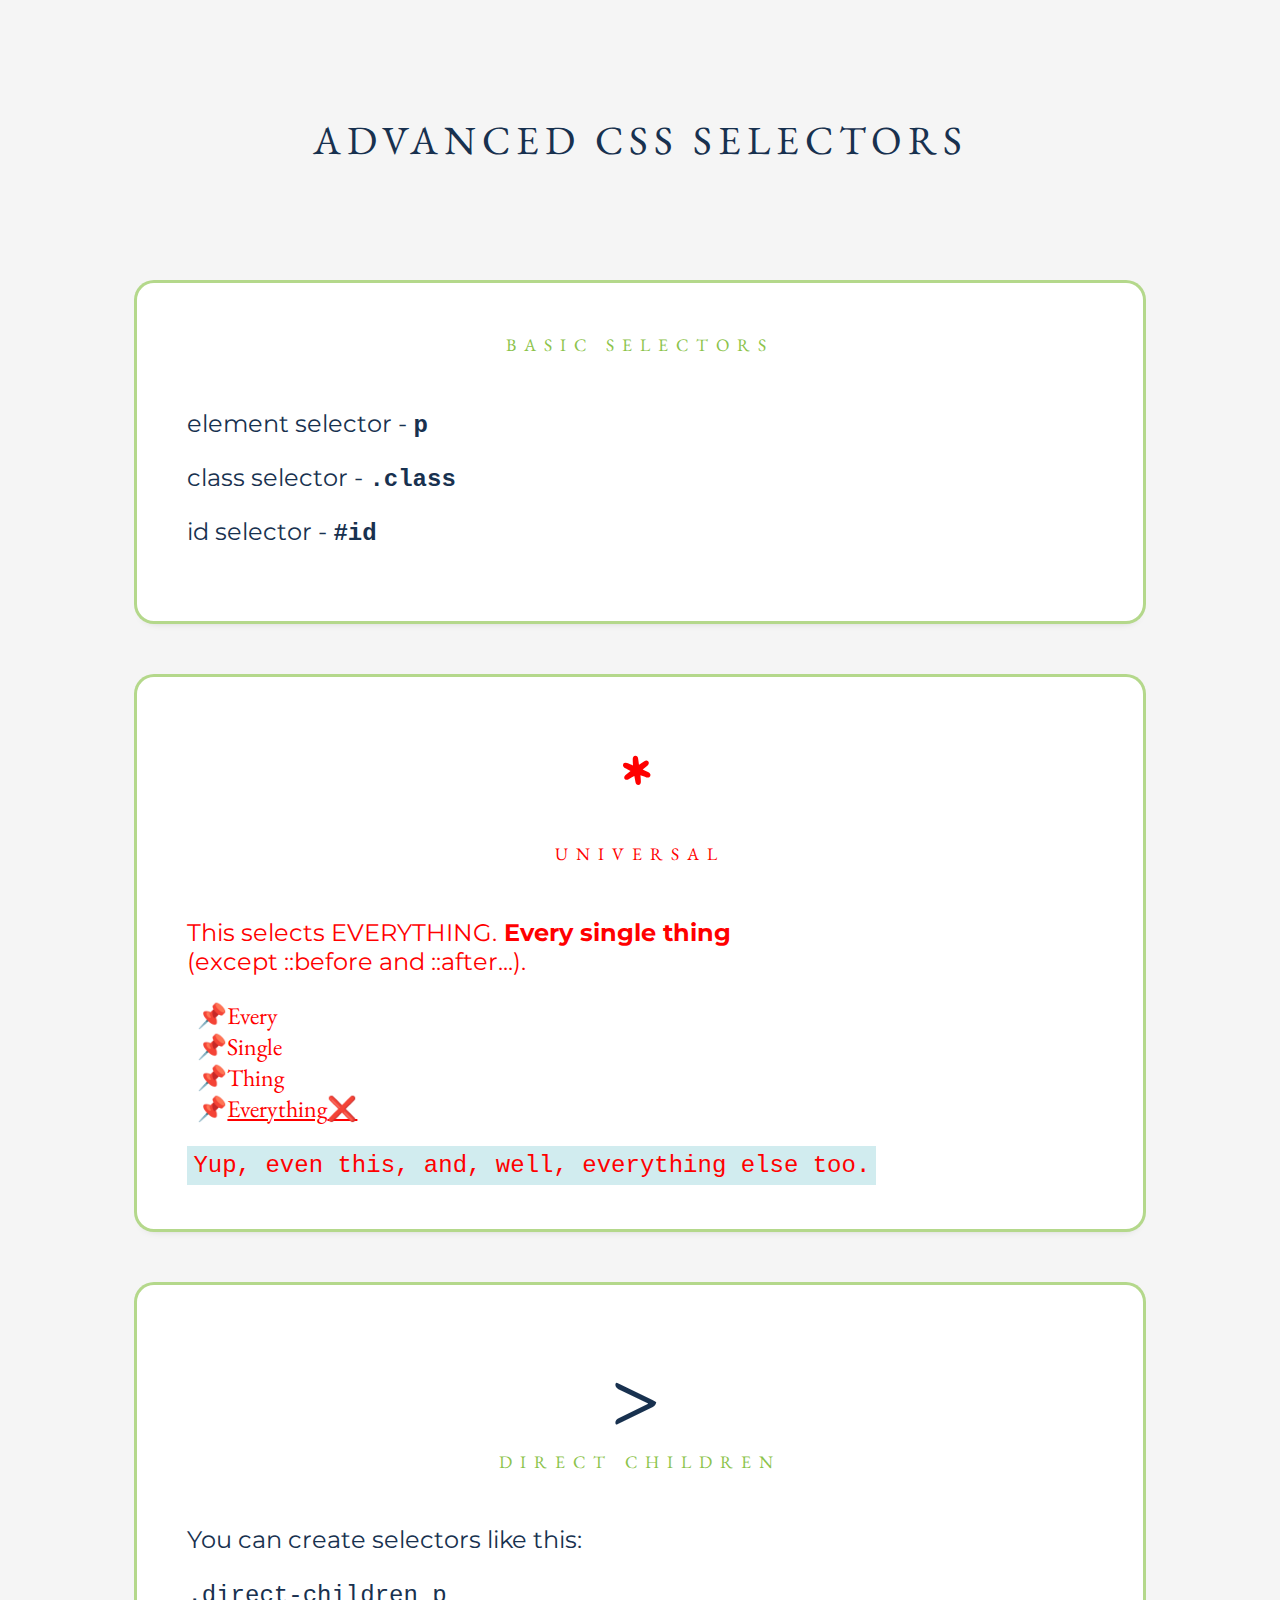
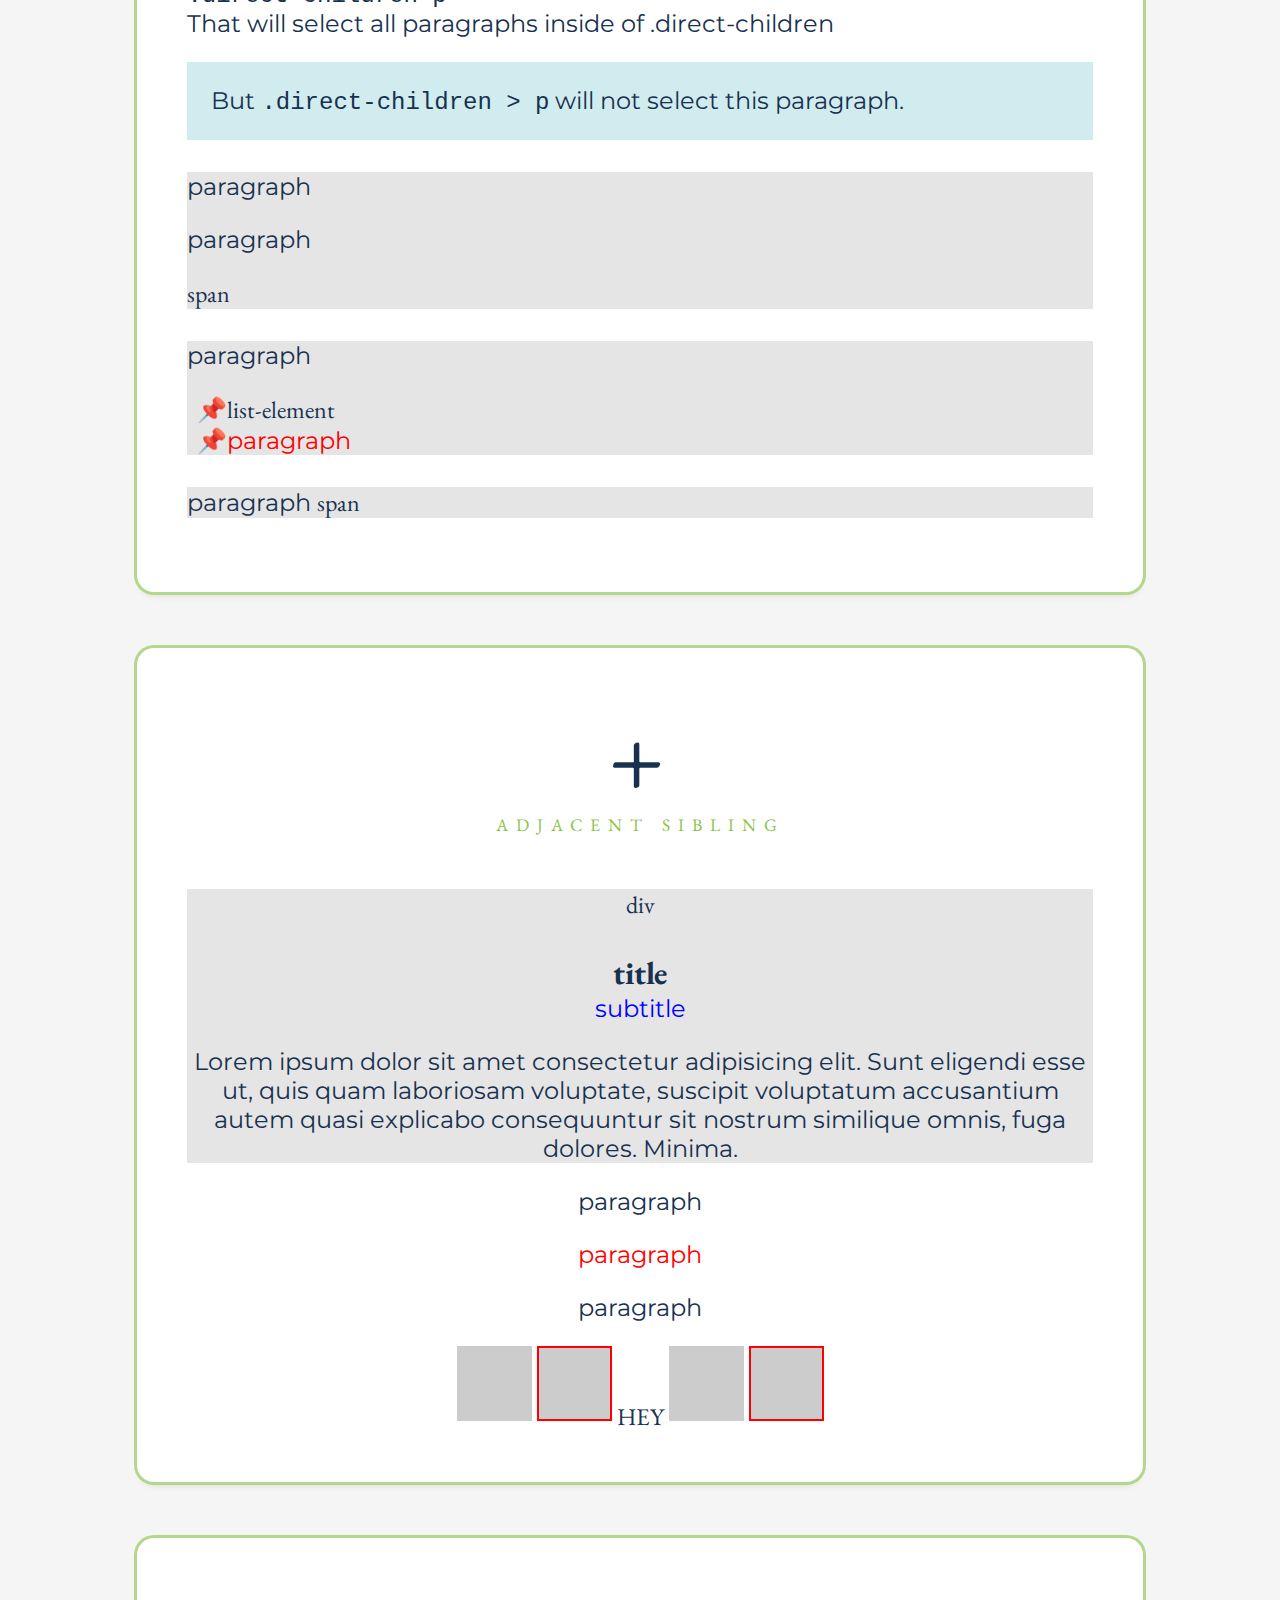
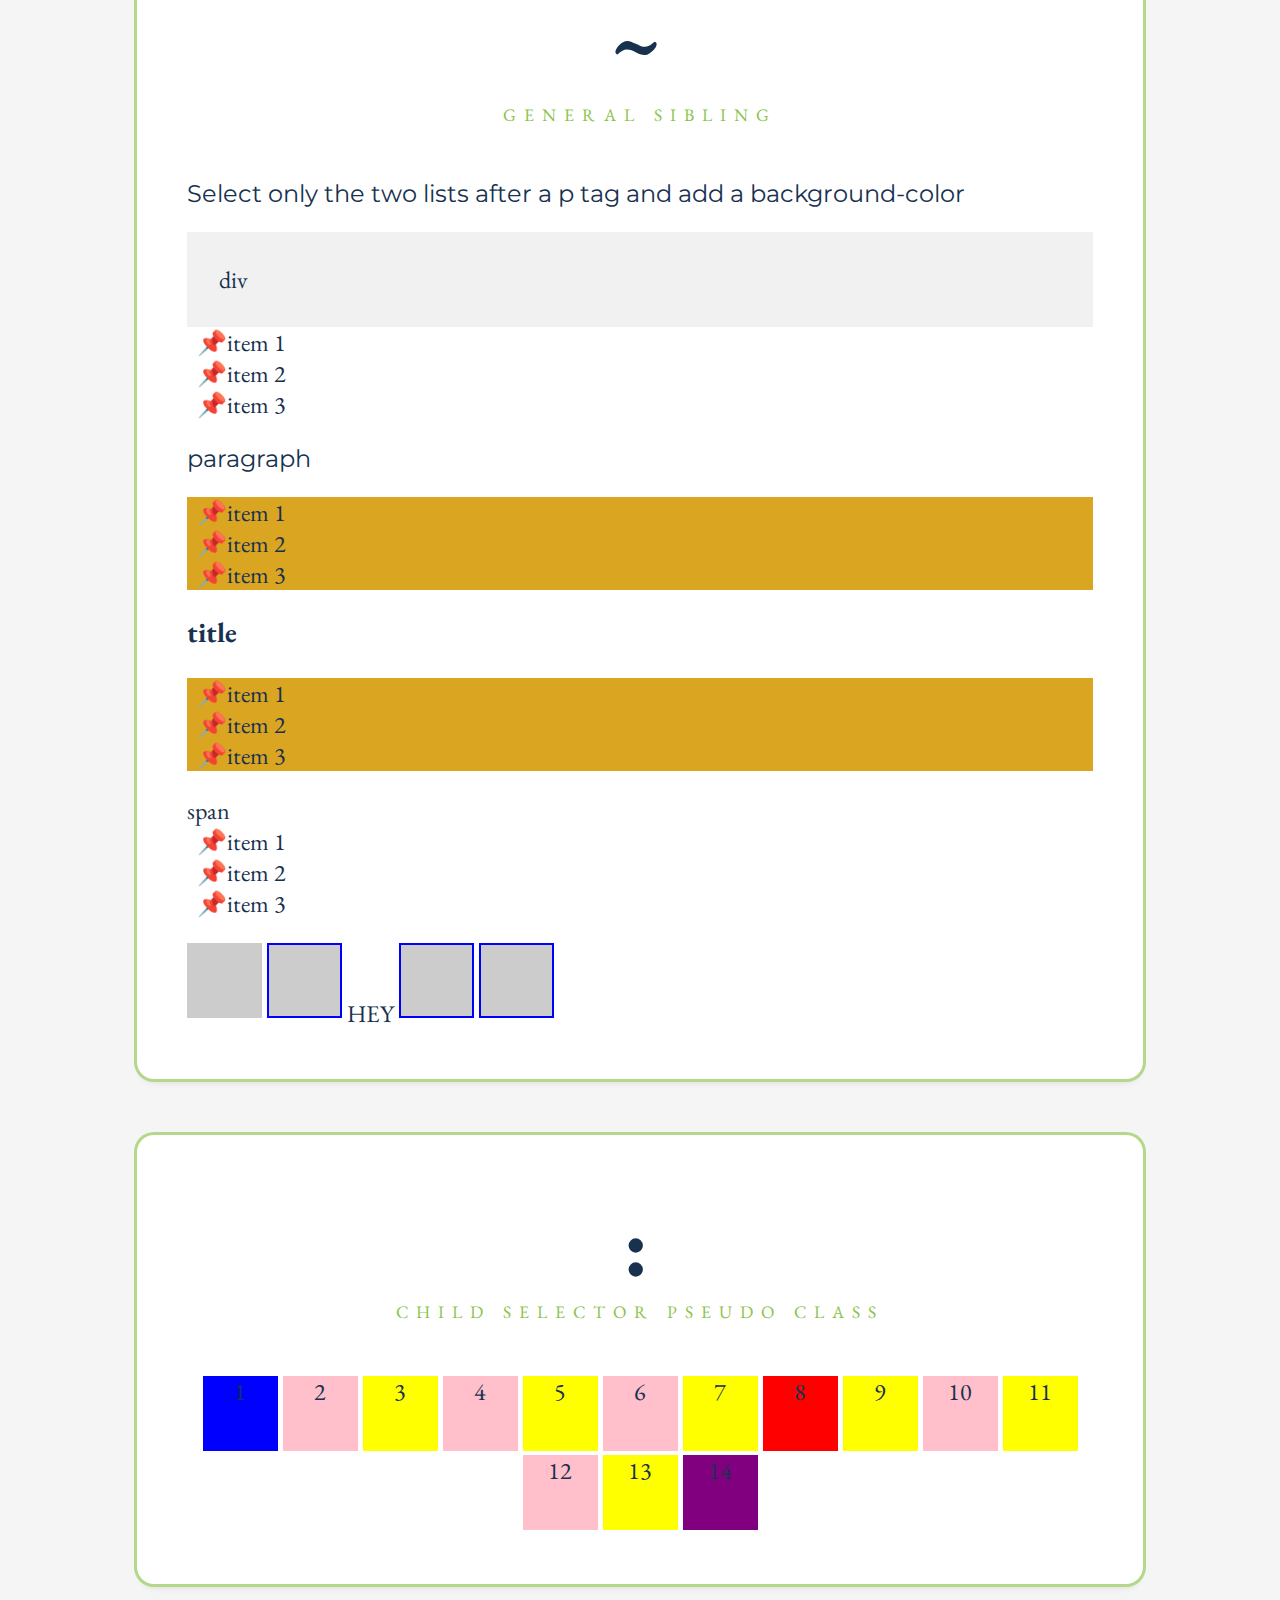
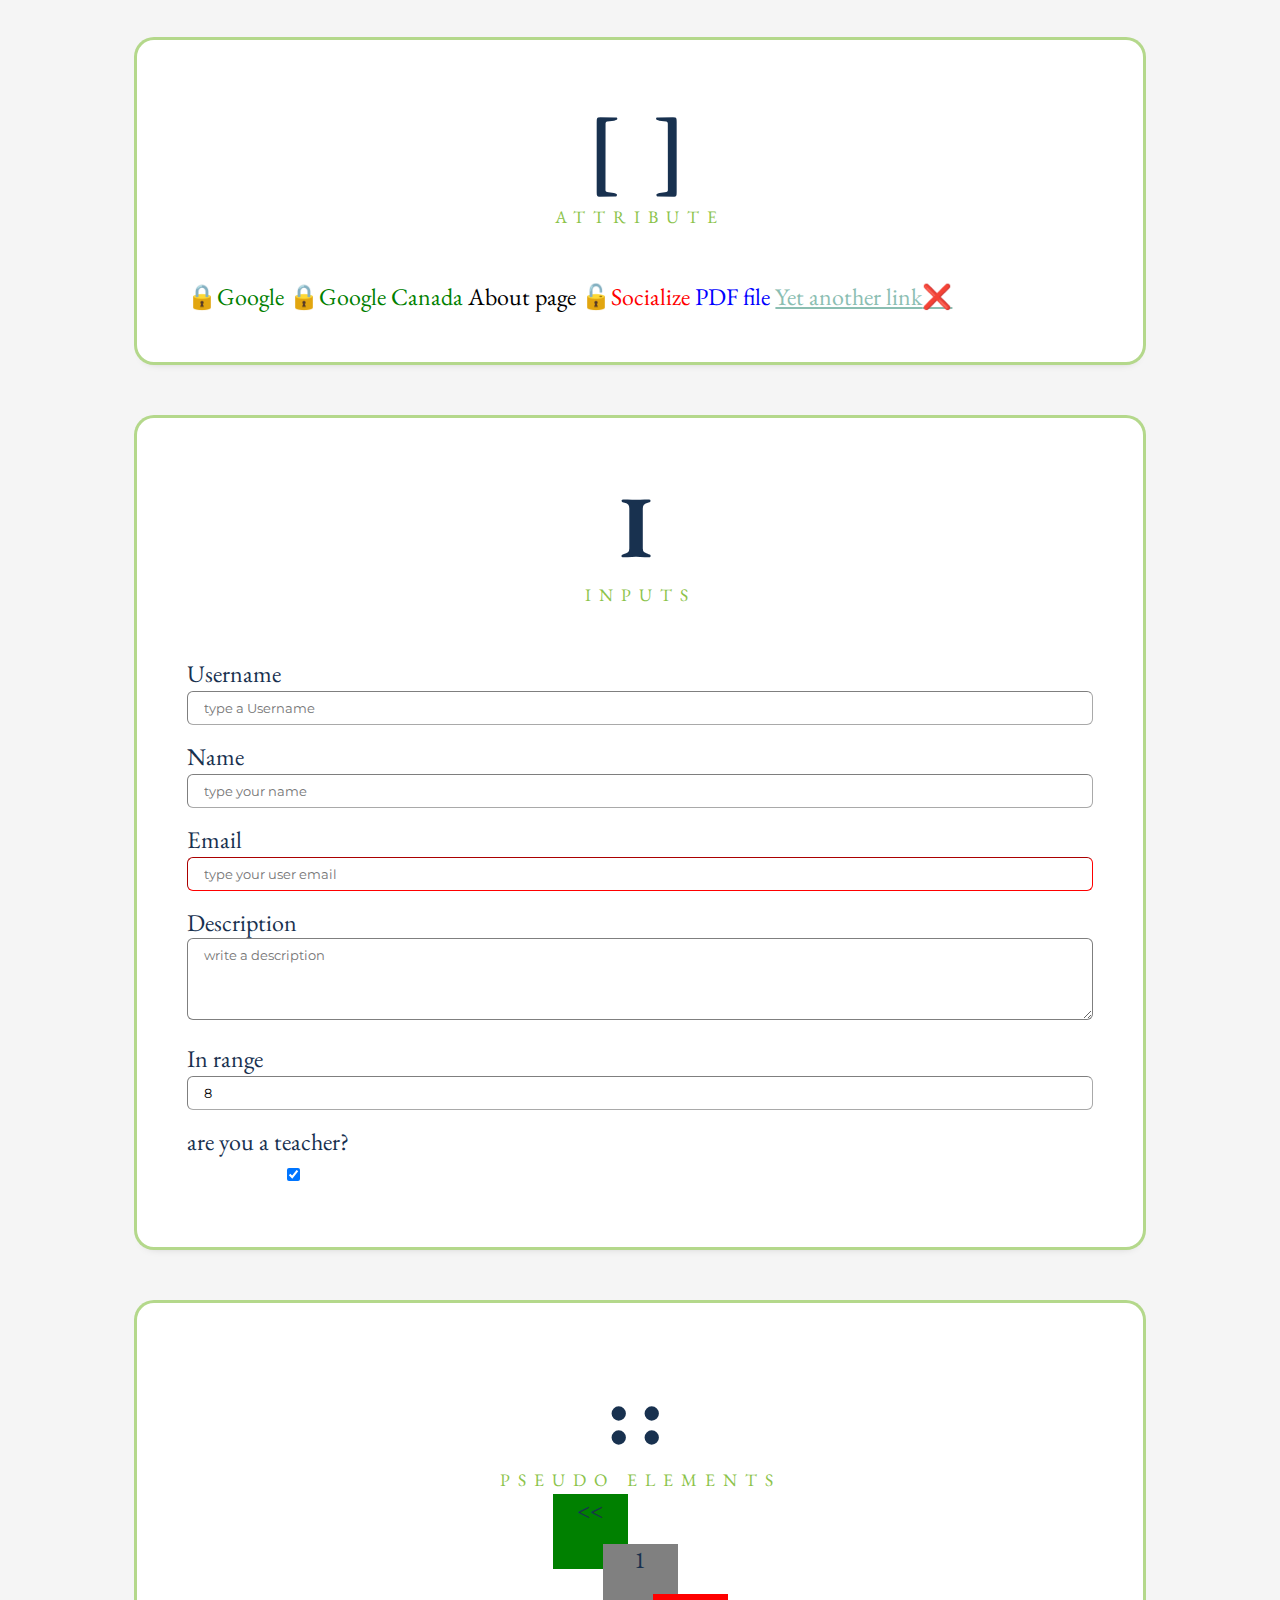
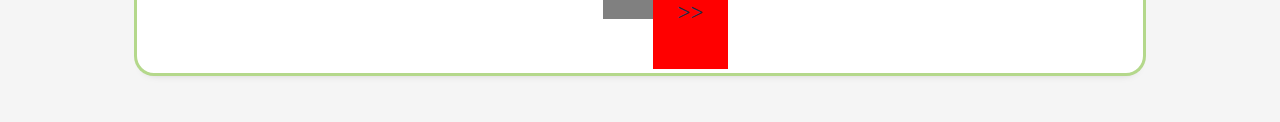
<file: Selectors-playground/index.html>
<!DOCTYPE html>
<html>

<head>
    <meta charset="UTF-8">
    <meta http-equiv="X-UA-Compatible" content="IE=edge">
    <meta name="viewport" content="width=device-width, initial-scale=1.0">
    <title>Advanced CSS Selectors</title>
    <link rel="stylesheet" href="./styles.css">
</head>

<body>
    <main>
        <h1>Advanced CSS Selectors</h1>

        <section class="the-ones-you-know">
            <h2>Basic selectors</h2>
            <p>element selector - <code>p</code></p>
            <p>class selector - <code>.class</code></p>
            <p>id selector - <code>#id</code> </p>
        </section>

        <section class="universal">
            <h2><span>*</span>Universal</h2>
            <p>This selects EVERYTHING.<strong> Every single thing</strong><br> (except ::before and
                ::after...).</p>
            <ul>
                <li>Every</li>
                <li>Single</li>
                <li>Thing</li>
                <li><a href="#">Everything</a></li>
            </ul>
            <code>Yup, even this, and, well, everything else too.</code>
        </section>

        <section class="direct-children">
            <h2><span>></span>Direct children</h2>
            <p>You can create selectors like this:</p>
            <code>.direct-children p</code>
            <p>That will select all paragraphs inside of .direct-children</p>
            <div class="example">
                <p>But <code>.direct-children > p</code> will not select this paragraph.</p>
            </div>

            <div style="background-color:   rgba(0, 0, 0, 0.1); margin-top: 2rem">
                <p>paragraph</p>

                <p>paragraph</p>
                span

            </div>
            <div style="background-color:   rgba(0, 0, 0, 0.1); margin-top: 2rem">

                <p>paragraph</p>

                <ul>
                    <li>list-element</li>
                    <li>
                        <div>
                            <p>paragraph</p>
                        </div>
                    </li>
                </ul>
            </div>
            <div style="background-color:   rgba(0, 0, 0, 0.1); margin-top: 2rem">

                <p>
                    paragraph <span style="font-family: 'EB Garamond'">span</span>
                </p>
            </div>
        </section>

        <section class="adjacent-sibling">
            <h2> <span>+</span>Adjacent sibling</h2>

            <div class="wrapper" style="background-color:   rgba(0, 0, 0, 0.1);">
                div
                <h4 style="margin-top: 2rem; font-size: 2rem; margin-bottom: 0">title</h4>
                <p>subtitle</p>
                <p>Lorem ipsum dolor sit amet consectetur adipisicing elit. Sunt eligendi esse ut, quis quam laboriosam
                    voluptate, suscipit voluptatum accusantium autem quasi explicabo consequuntur sit nostrum similique
                    omnis,
                    fuga dolores. Minima.</p>

            </div>
            <!-- <span></span> -->

            <p>paragraph</p>

            <p>paragraph</p>

            <p>paragraph</p>

            <div>
                <div class="box"></div>
                <div class="box"></div>
                <span>HEY</span>
                <div class="box"></div>
                <div class="box"></div>
            </div>
        </section>

        <section class="general-sibling">
            <h2><span>~</span>General Sibling</h2>

            <p>Select only the two lists after a p tag and add a
                background-color</p>

            <div>
                <div style="background-color: #f1f1f1; padding: 2rem">div</div>
                <ul>
                    <li>item 1</li>
                    <li>item 2</li>
                    <li>item 3</li>
                </ul>

                <p>paragraph</p>
                <ul>
                    <li>item 1</li>
                    <li>item 2</li>
                    <li>item 3</li>
                </ul>

                <h3>title</h3>

                <ul class="avoid">
                    <li>item 1</li>
                    <li>item 2</li>
                    <li>item 3</li>
                </ul>

                <span>span</span>
                <ul>
                    <li>item 1</li>
                    <li>item 2</li>
                    <li>item 3</li>
                </ul>

            </div>
            <div class="box"></div>
            <div class="box"></div>
            <span>HEY</span>
            <div class="box"></div>
            <div class="box"></div>
        </section>

        <section class="child-selector">
            <h2><span>:</span>Child selector pseudo class</h2>

            <div class="box">1</div>
            <div class="box">2</div>
            <div class="box">3</div>
            <div class="box">4</div>
            <div class="box">5</div>
            <div class="box">6</div>
            <div class="box">7</div>
            <div class="box">8</div>
            <div class="box">9</div>
            <div class="box">10</div>
            <div class="box">11</div>
            <div class="box">12</div>
            <div class="box">13</div>
            <div class="box">14</div>
            <span></span>
        </section>


        <section class="attribute">
            <h2><span>[ ]</span>Attribute </h2>
            <a href="https://www.google.com" class="link-one">Google</a>
            <a href="https://www.google.ca" class="link-two">Google Canada</a>
            <a href="about.html" class="link-three">About page</a>
            <a href="http://awesomesocialnetwork.com" class="link-four" target="_blank">Socialize</a>
            <a href="ebook.pdf" class="link-five">PDF file</a>
            <a href="#" class="another-link">Yet another link</a>
        </section>


        <section class="inputs">
            <h2><span>i</span>Inputs</h2>

            <label for="username">Username</label>
            <input id="username" type="text" placeholder="type a Username" />

            <label for="name">Name</label>
            <input id="name" type="text" placeholder="type your name" />

            <label for="email">Email</label>
            <input id="email" type="email" placeholder="type your user email" />

            <label for="description">Description</label>
            <textarea id="description" placeholder="write a description" rows="4"></textarea>

            <label for="range">In range</label>
            <input id="range" type="number" min="7" max="12" value="8" />
            <!-- <span class="error-text">You are out of range, select another value!</span> -->

            <div>
                <label for="check">are you a teacher?</label>
                <input id="check" type="checkbox" checked style="width:auto" />
            </div>

        </section>


        <section class="before-after">
            <h2><span>::</span>Pseudo Elements</h2>
            <div class="box">1</div>

        </section>
    </main>
</body>

</html>
</file>
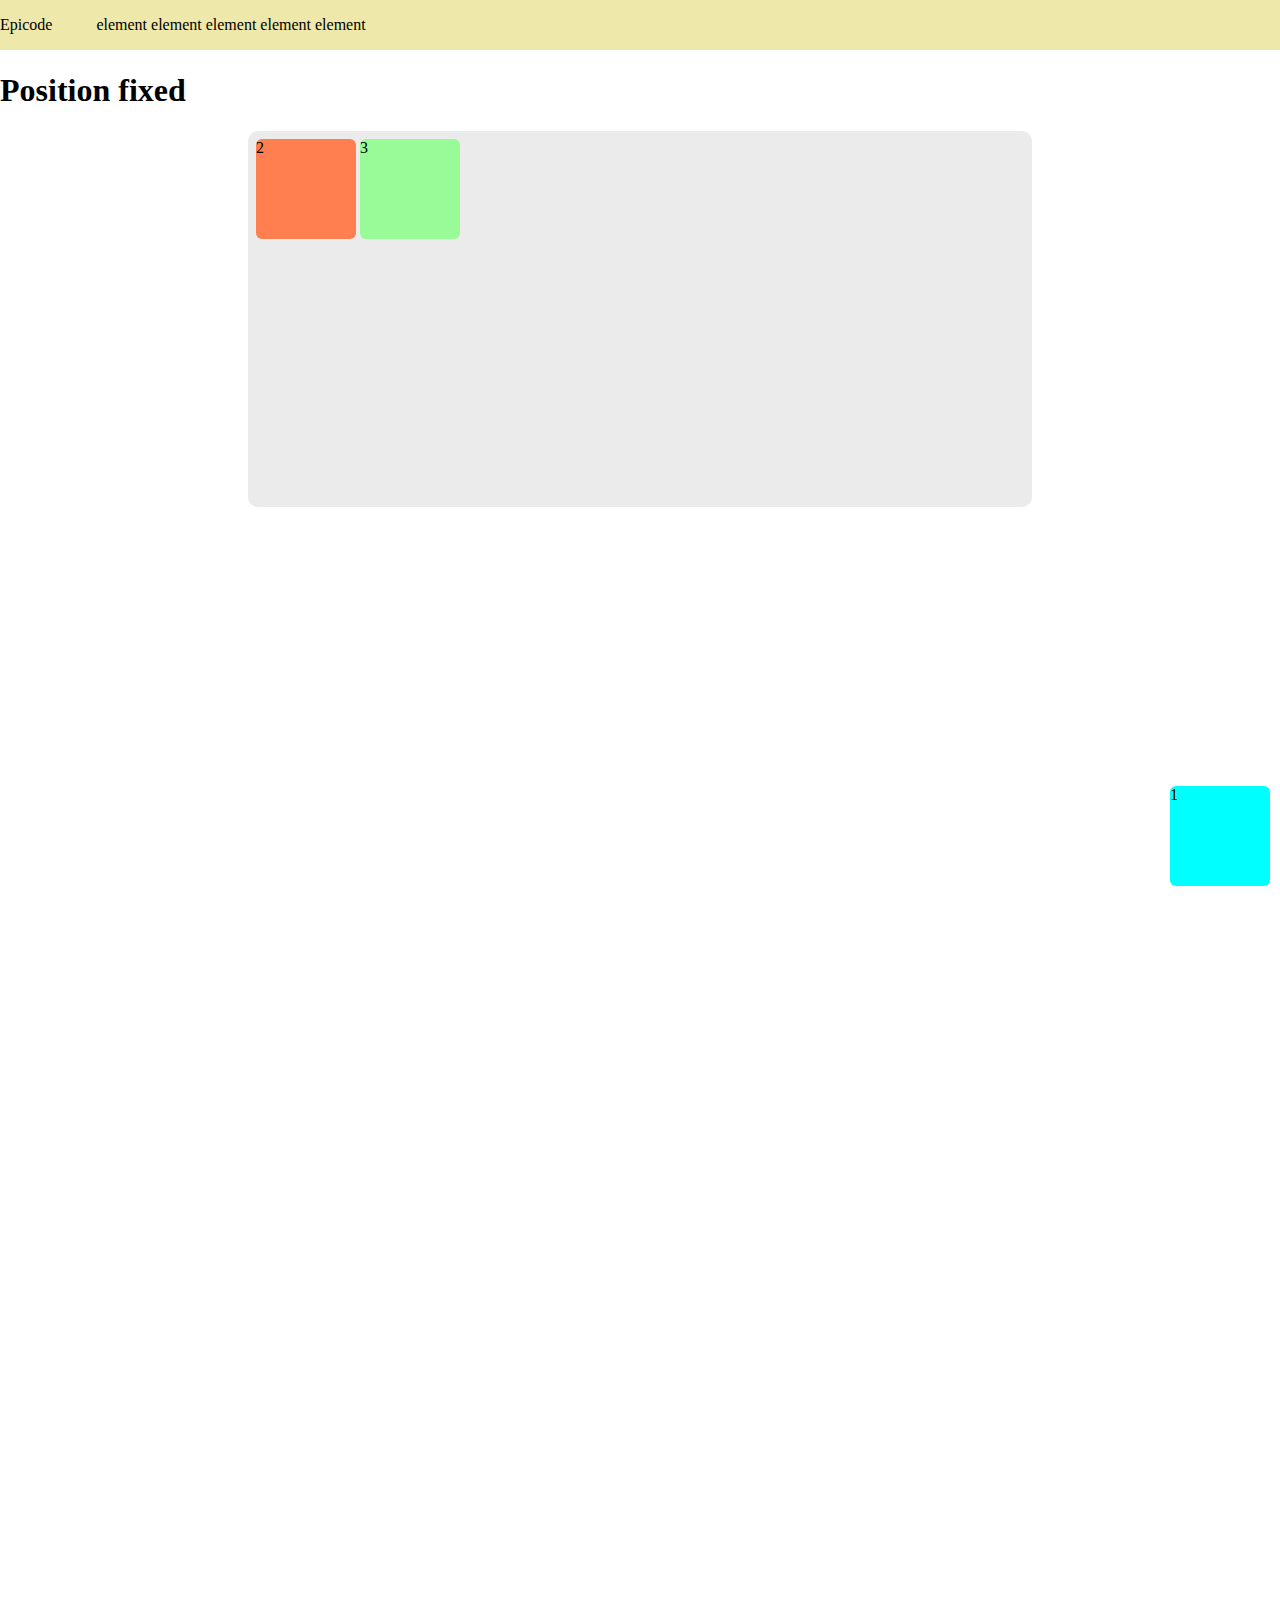
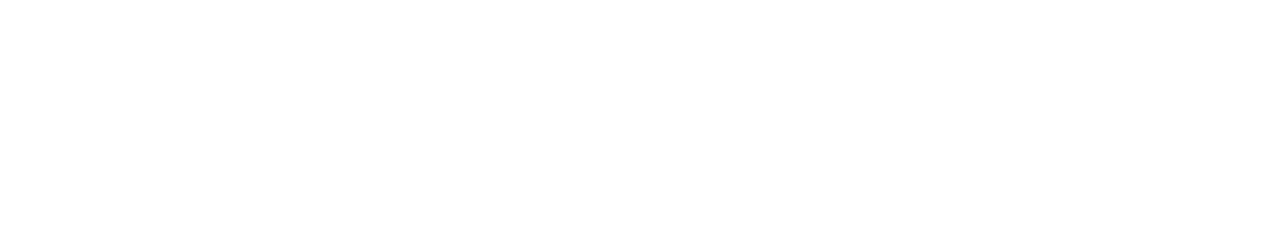
<file: position-fixed.html>
<!DOCTYPE html>
<html lang="en">

<head>
    <meta charset="UTF-8">
    <meta name="viewport" content="width=device-width, initial-scale=1.0">
    <title>position fixed</title>
    <style>
        body {
            margin: 0;
            min-height: 200vh;
            padding-top: 51px;
        }

        .container {
            max-width: 768px;
            margin-inline: auto;
            background-color: #ebebeb;
            border-radius: 10px;
            padding: 0.5rem;
            min-height: 40vh;
            margin-bottom: 1rem;
            /* un elemento posizionato in fixed non subisce il limite del genitore in position relative */
            position: relative;
            z-index: 0;
        }

        .box {
            height: 100px;
            width: 100px;
            background-color: rgba(0, 0, 0, 0.2);
            display: inline-block;
            margin-bottom: 4px;
            border-radius: 6px;
        }

        .aqua {
            background-color: aqua;
            position: fixed;
            right: 10px;
            bottom: 10px;
        }

        .coral {
            background-color: coral;
        }

        .green {
            background-color: palegreen;
        }


        header {
            background-color: palegoldenrod;
            position: fixed;
            top: 0;
            right: 0;
            left: 0;
            z-index: 999;
        }

        ul {
            display: inline-block;
        }

        ul li {
            display: inline-block;
        }
    </style>
</head>

<body>
    <header>
        <span>Epicode</span>
        <ul>
            <li>element</li>
            <li>element</li>
            <li>element</li>
            <li>element</li>
            <li>element</li>
        </ul>
    </header>
    <h1>Position fixed</h1>
    <div class="container">
        <div class="box aqua">1</div>
        <div class="box coral">2</div>
        <div class="box green">3</div>
    </div>


</body>

</html>
</file>
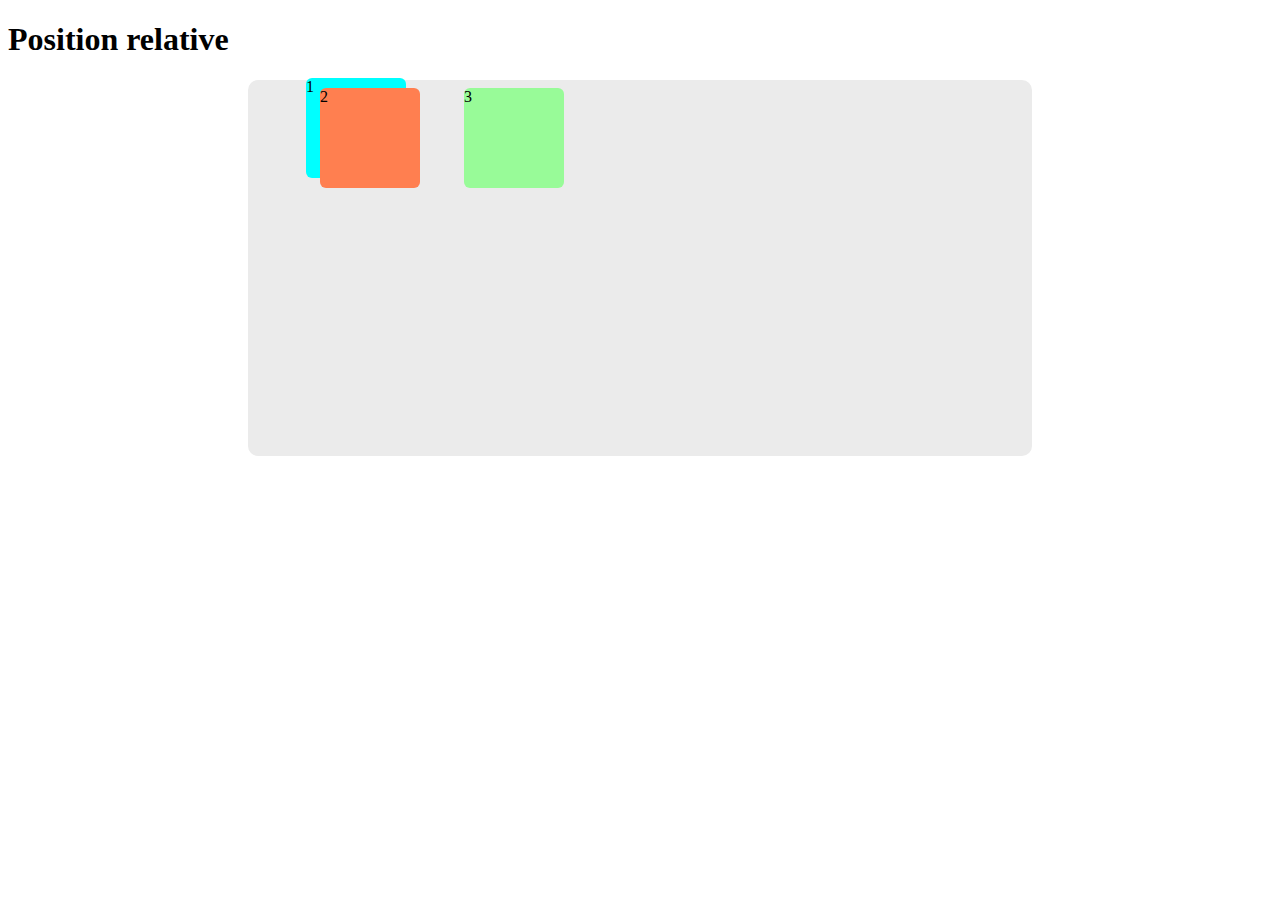
<file: position-relative.html>
<!DOCTYPE html>
<html lang="en">

<head>
    <meta charset="UTF-8">
    <meta name="viewport" content="width=device-width, initial-scale=1.0">
    <title>position relative</title>
    <style>
        .container {
            max-width: 768px;
            margin-inline: auto;
            background-color: #ebebeb;
            border-radius: 10px;
            padding: 0.5rem;
            min-height: 40vh;
            margin-bottom: 1rem;
            position: relative;
            z-index: 0;
        }

        .box {
            height: 100px;
            width: 100px;
            background-color: rgba(0, 0, 0, 0.2);
            display: inline-block;
            margin-bottom: 4px;
            border-radius: 6px;
        }

        .aqua {
            background-color: aqua;
            position: relative;
            /* position relative ci attiva la possibilità di spostare l'elemento RELATIVAMENTE alla sua posizione iniziale,
            oltre alla possibilità di spostarlo sull'asse z con la proprietà z-index */

            /* spostare l'elemento NON produce un riarrangiamento degli elementi che gli stavano attorno (rimane riservato il suo spazio) */
            top: -10px;
            right: -50px;
        }

        .coral {
            background-color: coral;
            position: relative;
            left: -40px;
        }

        .green {
            background-color: palegreen;
        }
    </style>
</head>

<body>

    <h1>Position relative</h1>
    <div class="container">
        <div class="box aqua">1</div>
        <div class="box coral">2</div>
        <div class="box green">3</div>
    </div>


</body>

</html>
</file>
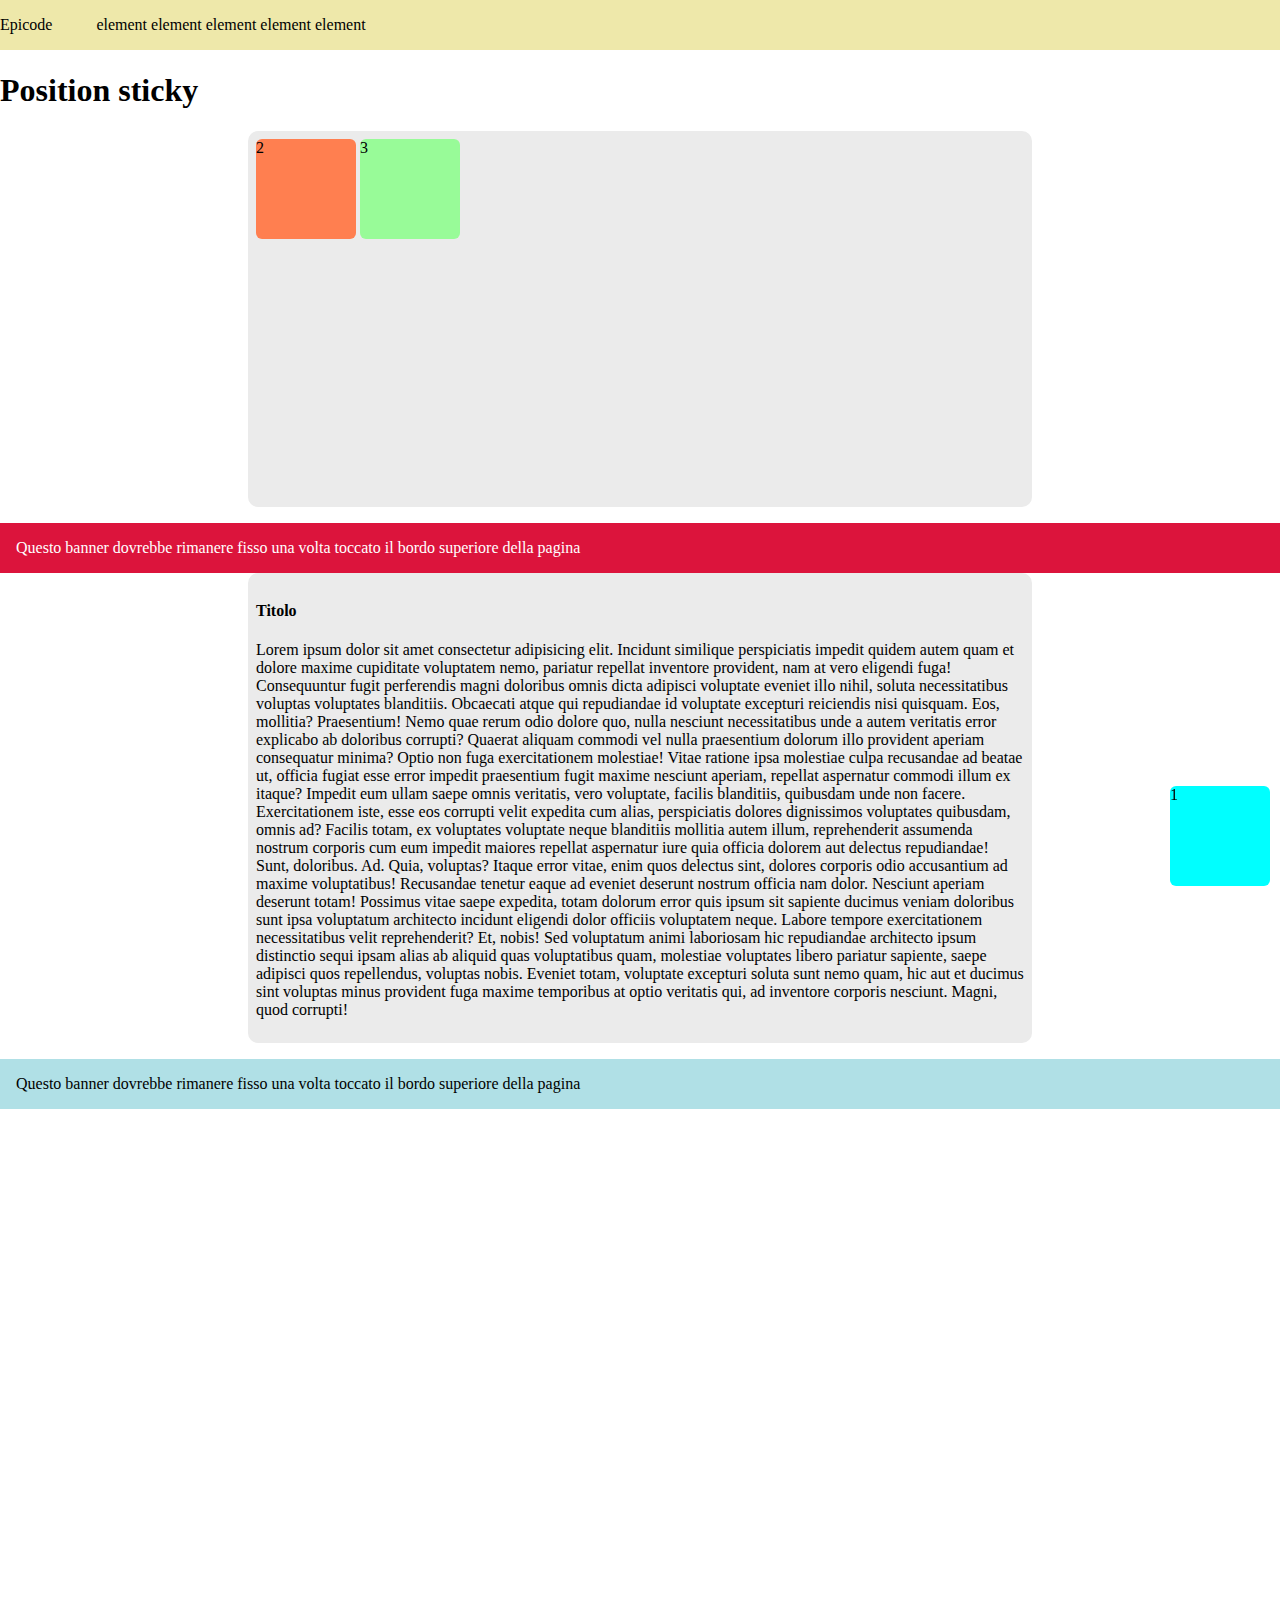
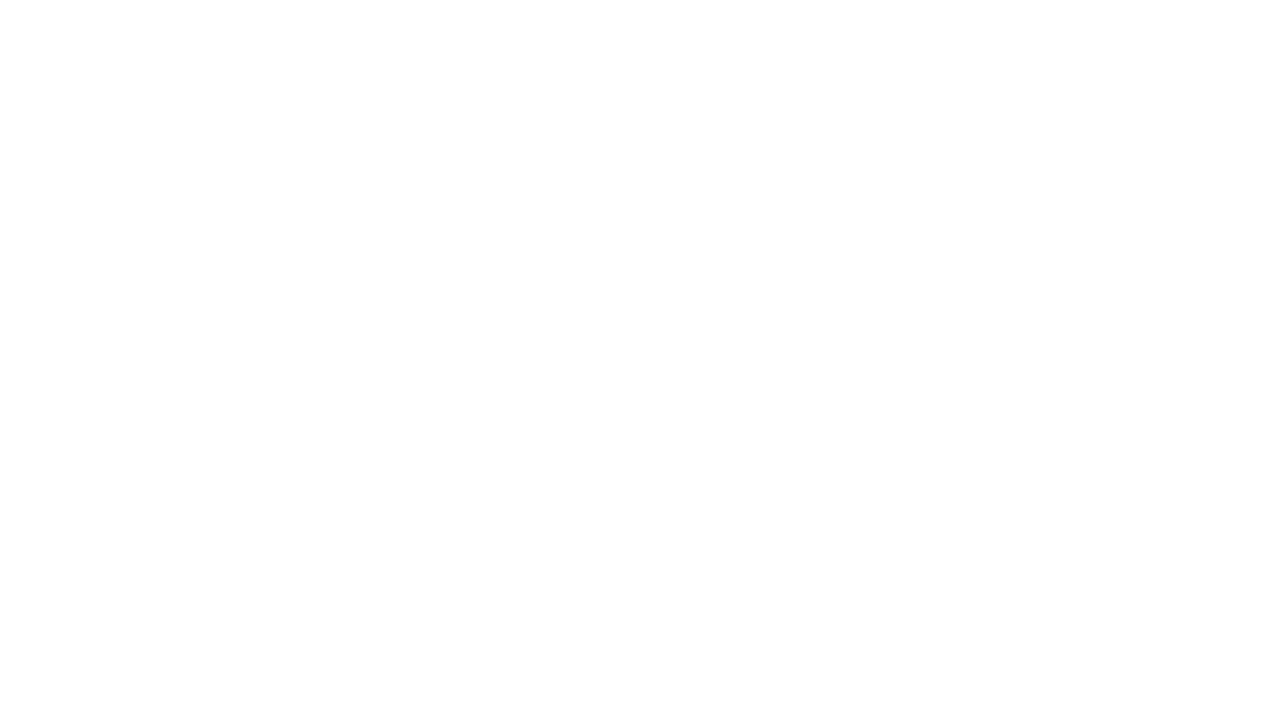
<file: position-sticky.html>
<!DOCTYPE html>
<html lang="en">

<head>
    <meta charset="UTF-8">
    <meta name="viewport" content="width=device-width, initial-scale=1.0">
    <title>position sticky</title>
    <style>
        body {
            margin: 0;
            min-height: 250vh;
            padding-top: 51px;
        }

        .container {
            max-width: 768px;
            margin-inline: auto;
            background-color: #ebebeb;
            border-radius: 10px;
            padding: 0.5rem;
            min-height: 40vh;
            margin-bottom: 1rem;
            /* un elemento posizionato in fixed non subisce il limite del genitore in position relative */
            position: relative;
            z-index: 0;
        }

        .box {
            height: 100px;
            width: 100px;
            background-color: rgba(0, 0, 0, 0.2);
            display: inline-block;
            margin-bottom: 4px;
            border-radius: 6px;
        }

        .aqua {
            background-color: aqua;
            position: fixed;
            right: 10px;
            bottom: 10px;
        }

        .coral {
            background-color: coral;
        }

        .green {
            background-color: palegreen;
        }


        header {
            background-color: palegoldenrod;
            position: fixed;
            top: 0;
            right: 0;
            left: 0;
            z-index: 999;
        }

        ul {
            display: inline-block;
        }

        ul li {
            display: inline-block;
        }

        .alert {
            background-color: crimson;
            color: white;
            padding: 1rem;
            position: sticky;
            top: 51px;
            z-index: 10;
        }

        .alert.alt {
            background-color: powderblue;
            color: black;
        }
    </style>
</head>

<body>
    <header>
        <span>Epicode</span>
        <ul>
            <li>element</li>
            <li>element</li>
            <li>element</li>
            <li>element</li>
            <li>element</li>
        </ul>
    </header>
    <h1>Position sticky</h1>
    <div class="container">
        <div class="box aqua">1</div>
        <div class="box coral">2</div>
        <div class="box green">3</div>
    </div>
    <div class="alert">Questo banner dovrebbe rimanere fisso una volta toccato il bordo superiore della pagina</div>

    <div class="container">
        <h4>Titolo</h4>
        <p>Lorem ipsum dolor sit amet consectetur adipisicing elit. Incidunt similique perspiciatis impedit quidem autem
            quam et dolore maxime cupiditate voluptatem nemo, pariatur repellat inventore provident, nam at vero
            eligendi fuga!
            Consequuntur fugit perferendis magni doloribus omnis dicta adipisci voluptate eveniet illo nihil, soluta
            necessitatibus voluptas voluptates blanditiis. Obcaecati atque qui repudiandae id voluptate excepturi
            reiciendis nisi quisquam. Eos, mollitia? Praesentium!
            Nemo quae rerum odio dolore quo, nulla nesciunt necessitatibus unde a autem veritatis error explicabo ab
            doloribus corrupti? Quaerat aliquam commodi vel nulla praesentium dolorum illo provident aperiam consequatur
            minima?
            Optio non fuga exercitationem molestiae! Vitae ratione ipsa molestiae culpa recusandae ad beatae ut, officia
            fugiat esse error impedit praesentium fugit maxime nesciunt aperiam, repellat aspernatur commodi illum ex
            itaque?
            Impedit eum ullam saepe omnis veritatis, vero voluptate, facilis blanditiis, quibusdam unde non facere.
            Exercitationem iste, esse eos corrupti velit expedita cum alias, perspiciatis dolores dignissimos voluptates
            quibusdam, omnis ad?
            Facilis totam, ex voluptates voluptate neque blanditiis mollitia autem illum, reprehenderit assumenda
            nostrum corporis cum eum impedit maiores repellat aspernatur iure quia officia dolorem aut delectus
            repudiandae! Sunt, doloribus. Ad.
            Quia, voluptas? Itaque error vitae, enim quos delectus sint, dolores corporis odio accusantium ad maxime
            voluptatibus! Recusandae tenetur eaque ad eveniet deserunt nostrum officia nam dolor. Nesciunt aperiam
            deserunt totam!
            Possimus vitae saepe expedita, totam dolorum error quis ipsum sit sapiente ducimus veniam doloribus sunt
            ipsa voluptatum architecto incidunt eligendi dolor officiis voluptatem neque. Labore tempore exercitationem
            necessitatibus velit reprehenderit?
            Et, nobis! Sed voluptatum animi laboriosam hic repudiandae architecto ipsum distinctio sequi ipsam alias ab
            aliquid quas voluptatibus quam, molestiae voluptates libero pariatur sapiente, saepe adipisci quos
            repellendus, voluptas nobis.
            Eveniet totam, voluptate excepturi soluta sunt nemo quam, hic aut et ducimus sint voluptas minus provident
            fuga maxime temporibus at optio veritatis qui, ad inventore corporis nesciunt. Magni, quod corrupti!</p>
    </div>
    <div class="alert alt">Questo banner dovrebbe rimanere fisso una volta toccato il bordo superiore della pagina</div>

</body>

</html>
</file>
<file: Selectors-playground/styles.css>
@import url("https://fonts.googleapis.com/css2?family=EB+Garamond:wght@500;700&family=Montserrat:wght@400;700&display=swap");

*,
*::before,
*::after {
  box-sizing: border-box;
  margin-top: 0;
}

body {
  background: #f5f5f5;
  color: #18314f;
  font-family: "EB Garamond", serif;
  font-size: 1.5rem;
}

p {
  font-family: "Montserrat", sans-serif;
}

h1 {
  text-align: center;
  font-size: 2.5rem;
  text-transform: uppercase;
  letter-spacing: 6px;
  line-height: 1;
  font-weight: 400;
  margin: 3em 0;
}

h2 {
  font-weight: 400;
  text-transform: uppercase;
  font-size: 1.1rem;
  margin-bottom: 3em;
  letter-spacing: 8px;
  text-align: center;
  color: #8bc34a;
}

/* h2::after {
  content: "";
  display: block;
  border-bottom: 1px solid #18314f;
  width: 20%;
  margin: 3em auto 0;
} */

h2 span {
  font-size: 5em;
  font-weight: 700;
  display: block;
  color: #18314f;
}

a {
  color: #8bbeb2;
}
a:hover {
  color: #7ae7c7;
}

main section {
  background: white;
  box-shadow: 0 7px 10px -10px rgb(0 0 0 / 25%);
  width: 80%;
  margin: 50px auto;
  padding: 50px;
  border-radius: 20px;
  border: 3px solid #98ca60ba;
}

.the-ones-you-know code {
  font-weight: 600;
}

.universal code {
  background: #d1ecef;
  padding: 0.25em;
}

.direct-children .example {
  padding: 1em;
  background: #d1ecef;
}

.direct-children .example p {
  margin: 0;
}

.adjacent-sibling,
.general-sibling h2,
.child-selector,
.before-after {
  text-align: center;
}

.adjacent-sibling .box,
.general-sibling .box,
.child-selector .box,
.before-after .box {
  height: 75px;
  width: 75px;
  background-color: rgba(0, 0, 0, 0.2);
  display: inline-block;
  margin-bottom: 4px;
}

.general-sibling ul {
  text-align: left;
}

.inputs label {
  display: block;
}

.inputs input,
.inputs textarea {
  border-radius: 6px;
  border-width: 1px;
  padding: 0.5rem 1rem;
  width: 100%;
  border-color: rgba(0, 0, 0, 0.5);
  margin-bottom: 1rem;
  font-family: "Montserrat", sans-serif;
}

.target-selector ul {
  list-style: none;
  margin-top: 1rem;
}

/* =================================
   Universal 
   ================================= */

.universal * {
  color: red;
}

/* =================================
   Direct children
   ================================= */

.direct-children > div div > p {
  color: red;
}

/* =================================
   Adjacent siblings
   ================================= */

.adjacent-sibling div + p + p {
  color: red;
}

.adjacent-sibling div h4 + p {
  color: blue;
}

.adjacent-sibling .box + .box {
  border: 2px solid red;
}

/* .adjacent-sibling .box:not(:first-of-type) {
  border: 2px solid red;
} */

/* =================================
   General siblings
   ================================= */
/* alt + 126 (tastierino numerico) */

.general-sibling p ~ ul:not(:last-of-type) {
  background-color: goldenrod;
}

.general-sibling .box ~ .box {
  border: 2px solid blue;
}

/* =================================
   Child Selector
   ================================= */
.child-selector .box:nth-of-type(odd) {
  background-color: yellow;
}
.child-selector .box:nth-of-type(even) {
  background-color: pink;
}

.child-selector .box:nth-of-type(8) {
  background-color: red;
}

.child-selector .box:first-of-type {
  background-color: blue;
}
.child-selector .box:last-of-type {
  background-color: purple;
}
/* =================================
   Attributes
   ================================= */

a[href^="https"] {
  color: green;
}
a[href^="https"]::before {
  content: "🔒";
  color: green;
}
a[href^="http:"] {
  color: red;
}
a[href^="http:"]::before {
  content: "🔓";
}
a[href$=".html"] {
  color: black;
}
a[href$=".pdf"] {
  color: blue;
}
a[class|="link"] {
  text-decoration: none;
}

a[href="#"]::after {
  content: "❌";
}

/* =================================
   Inputs
   ================================= */
/* [checked] {
  margin-left: 50px;
} */

input[type="checkbox"] {
  margin-left: 100px;
}

/* input[placeholder^="type"] {
  border-color: red;
} */
input[placeholder~="user" i] {
  border-color: red;
}
/* =================================
   Before / After
   ================================= */
.before-after {
  position: relative;
  z-index: 0;
}

.before-after .box {
  position: relative;
  background-color: gray;
}

.before-after .box::before {
  content: "<<";
  background-color: green;
  position: absolute;
  width: 100%;
  height: 100%;
  left: -50px;
  top: -50px;
  z-index: -1;
}
.before-after .box::after {
  content: ">>";
  background-color: red;
  position: absolute;
  width: 100%;
  height: 100%;
  bottom: -50px;
  right: -50px;
}

/* =================================
   Target Selector
   ================================= */

::selection {
  background-color: blue;
  color: palegreen;
}

li::marker {
  content: "📌";
}
</file>
